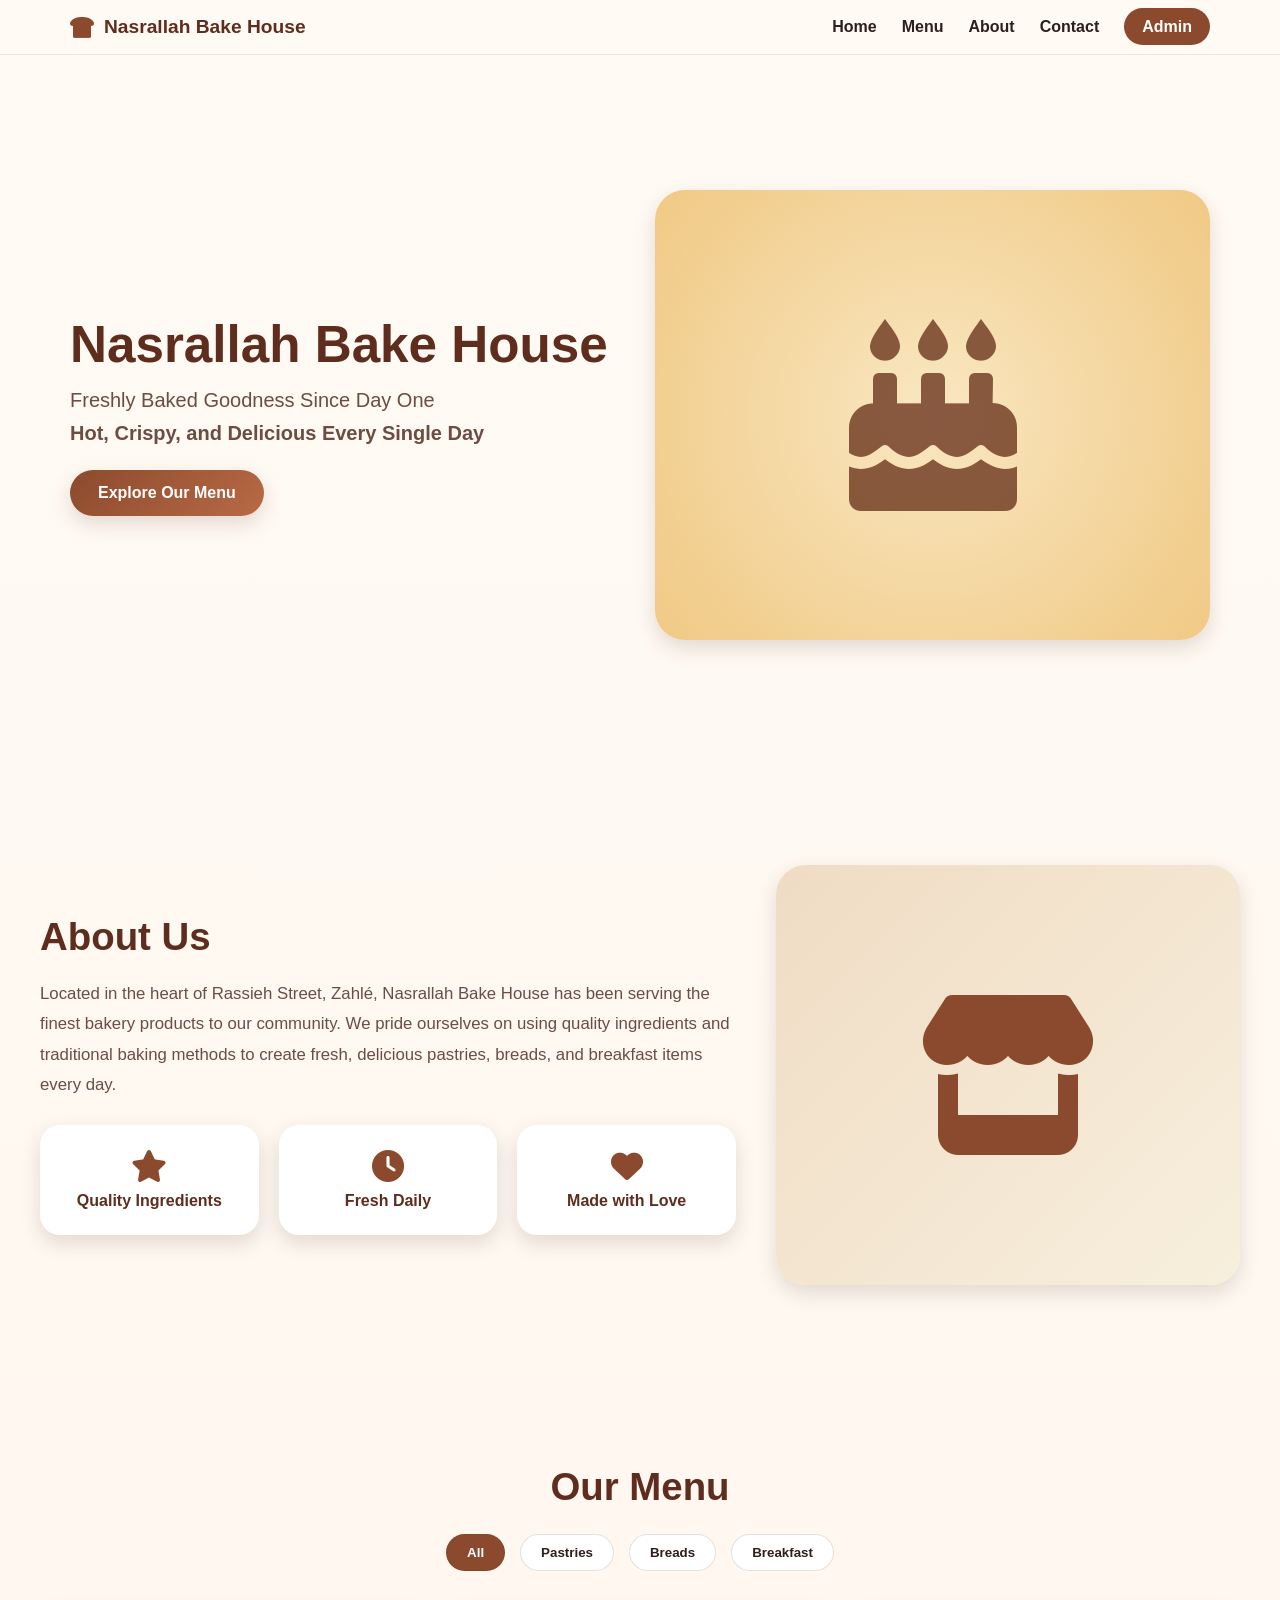
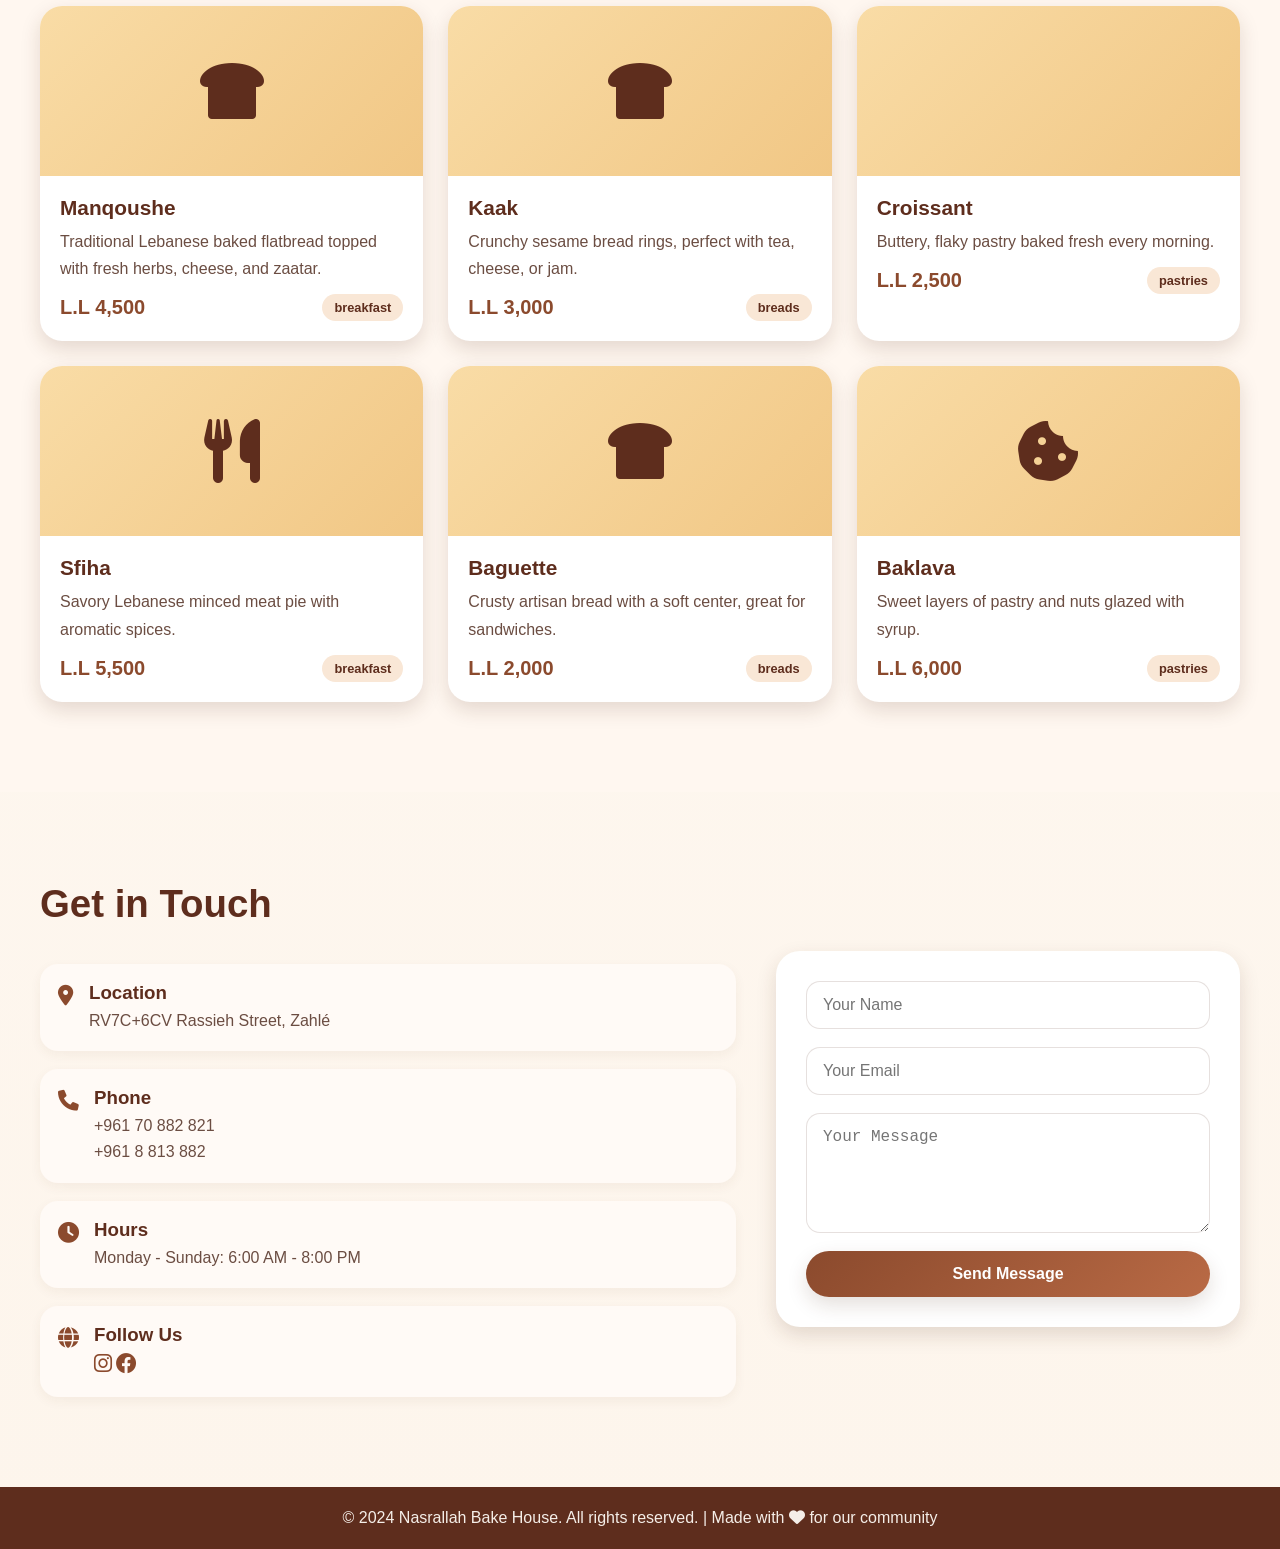
<file: index.html>
<!DOCTYPE html>
<html lang="en">
<head>
    <meta charset="UTF-8">
    <meta name="viewport" content="width=device-width, initial-scale=1.0">
    <title>Nasrallah Bake House - Premium Bakery in Zahlé</title>
    <link rel="stylesheet" href="styles.css">
    <link rel="stylesheet" href="https://cdnjs.cloudflare.com/ajax/libs/font-awesome/6.0.0/css/all.min.css">
</head>
<body>
    <!-- Navigation -->
    <nav class="navbar">
        <div class="nav-container">
            <div class="logo">
                <i class="fas fa-bread-slice"></i>
                <span>Nasrallah Bake House</span>
            </div>
            <ul class="nav-menu">
                <li><a href="#home">Home</a></li>
                <li><a href="#menu">Menu</a></li>
                <li><a href="#about">About</a></li>
                <li><a href="#contact">Contact</a></li>
                <li><a href="admin.html" class="admin-btn">Admin</a></li>
            </ul>
            <div class="hamburger">
                <span></span>
                <span></span>
                <span></span>
            </div>
        </div>
    </nav>

    <!-- Hero Section -->
    <section id="home" class="hero">
        <div class="hero-content">
            <h1>Nasrallah Bake House</h1>
            <p>Freshly Baked Goodness Since Day One</p>
            <p class="tagline">Hot, Crispy, and Delicious Every Single Day</p>
            <button class="cta-btn" onclick="document.getElementById('menu').scrollIntoView({behavior: 'smooth'})">
                Explore Our Menu
            </button>
        </div>
        <div class="hero-image">
            <i class="fas fa-cake-candles"></i>
        </div>
    </section>

    <!-- About Section -->
    <section id="about" class="about">
        <div class="about-container">
            <div class="about-text">
                <h2>About Us</h2>
                <p>Located in the heart of Rassieh Street, Zahlé, Nasrallah Bake House has been serving the finest bakery products to our community. We pride ourselves on using quality ingredients and traditional baking methods to create fresh, delicious pastries, breads, and breakfast items every day.</p>
                <div class="about-features">
                    <div class="feature">
                        <i class="fas fa-star"></i>
                        <h3>Quality Ingredients</h3>
                    </div>
                    <div class="feature">
                        <i class="fas fa-clock"></i>
                        <h3>Fresh Daily</h3>
                    </div>
                    <div class="feature">
                        <i class="fas fa-heart"></i>
                        <h3>Made with Love</h3>
                    </div>
                </div>
            </div>
            <div class="about-image">
                <i class="fas fa-store"></i>
            </div>
        </div>
    </section>

    <!-- Menu Section -->
    <section id="menu" class="menu">
        <h2>Our Menu</h2>
        <div class="menu-filters">
            <button class="filter-btn active" onclick="filterMenu('all')">All</button>
            <button class="filter-btn" onclick="filterMenu('pastries')">Pastries</button>
            <button class="filter-btn" onclick="filterMenu('breads')">Breads</button>
            <button class="filter-btn" onclick="filterMenu('breakfast')">Breakfast</button>
        </div>
        <div class="menu-grid" id="menuGrid">
            <!-- Menu items will be loaded from JavaScript -->
        </div>
    </section>

    <!-- Contact Section -->
    <section id="contact" class="contact">
        <div class="contact-container">
            <div class="contact-info">
                <h2>Get in Touch</h2>
                <div class="info-item">
                    <i class="fas fa-map-marker-alt"></i>
                    <div>
                        <h3>Location</h3>
                        <p>RV7C+6CV Rassieh Street, Zahlé</p>
                    </div>
                </div>
                <div class="info-item">
                    <i class="fas fa-phone"></i>
                    <div>
                        <h3>Phone</h3>
                        <p><a href="tel:+96170882821">+961 70 882 821</a></p>
                        <p><a href="tel:+96108813882">+961 8 813 882</a></p>
                    </div>
                </div>
                <div class="info-item">
                    <i class="fas fa-clock"></i>
                    <div>
                        <h3>Hours</h3>
                        <p>Monday - Sunday: 6:00 AM - 8:00 PM</p>
                    </div>
                </div>
                <div class="info-item">
                    <i class="fas fa-globe"></i>
                    <div>
                        <h3>Follow Us</h3>
                        <p>
                            <a href="https://instagram.com/nasrallahbakehouse" target="_blank"><i class="fab fa-instagram"></i></a>
                            <a href="#" target="_blank"><i class="fab fa-facebook"></i></a>
                        </p>
                    </div>
                </div>
            </div>
            <form class="contact-form" id="contactForm">
                <input type="text" placeholder="Your Name" required>
                <input type="email" placeholder="Your Email" required>
                <textarea placeholder="Your Message" rows="5" required></textarea>
                <button type="submit" class="submit-btn">Send Message</button>
            </form>
        </div>
    </section>

    <!-- Footer -->
    <footer class="footer">
        <p>&copy; 2024 Nasrallah Bake House. All rights reserved. | Made with <i class="fas fa-heart"></i> for our community</p>
    </footer>

    <script src="script.js"></script>
</body>
</html>
</file>
<file: styles.css>
* {
    margin: 0;
    padding: 0;
    box-sizing: border-box;
}

:root {
    --primary: #8b4a2d;
    --primary-dark: #5e2d1d;
    --secondary: #f4d5a7;
    --accent: #f6efe6;
    --text: #2d1f1a;
    --muted: #6b4d42;
    --white: #ffffff;
    --shadow: 0 8px 20px rgba(71, 40, 22, 0.15);
}

html {
    scroll-behavior: smooth;
}

body {
    font-family: Arial, sans-serif;
    background: linear-gradient(180deg, #fffaf4 0%, #fdf5ec 100%);
    color: var(--text);
}

a {
    text-decoration: none;
    color: inherit;
}

img {
    max-width: 100%;
}

.navbar {
    position: sticky;
    top: 0;
    z-index: 1000;
    background: rgba(255, 250, 244, 0.95);
    backdrop-filter: blur(8px);
    border-bottom: 1px solid rgba(80, 45, 31, 0.1);
}

.nav-container {
    max-width: 1200px;
    margin: 0 auto;
    display: flex;
    justify-content: space-between;
    align-items: center;
    padding: 15px 30px;
}

.logo {
    display: flex;
    align-items: center;
    gap: 10px;
    font-weight: 700;
    color: var(--primary-dark);
    font-size: 1.2rem;
}

.logo i {
    font-size: 1.5rem;
    color: var(--primary);
}

.nav-menu {
    list-style: none;
    display: flex;
    align-items: center;
    gap: 25px;
}

.nav-menu a {
    color: var(--text);
    font-weight: 600;
    transition: all 0.3s ease;
}

.nav-menu a:hover {
    color: var(--primary);
}

.admin-btn {
    background: var(--primary);
    color: var(--white) !important;
    padding: 10px 18px;
    border-radius: 30px;
}

.hamburger {
    display: none;
    flex-direction: column;
    gap: 5px;
    cursor: pointer;
}

.hamburger span {
    width: 25px;
    height: 3px;
    border-radius: 3px;
    background: var(--primary-dark);
}

.hero {
    max-width: 1200px;
    margin: 0 auto;
    min-height: 80vh;
    display: flex;
    align-items: center;
    justify-content: space-between;
    padding: 60px 30px;
    gap: 30px;
}

.hero-content {
    flex: 1;
}

.hero-content h1 {
    font-size: clamp(2.5rem, 4vw, 5rem);
    color: var(--primary-dark);
    margin-bottom: 15px;
}

.hero-content p {
    font-size: 1.25rem;
    color: var(--muted);
    margin-bottom: 10px;
}

.tagline {
    margin-bottom: 25px !important;
    font-weight: 600;
}

.cta-btn, .submit-btn {
    border: none;
    background: linear-gradient(135deg, var(--primary), #b96a45);
    color: var(--white);
    padding: 14px 28px;
    border-radius: 50px;
    cursor: pointer;
    font-weight: 700;
    font-size: 1rem;
    box-shadow: var(--shadow);
    transition: transform 0.3s ease;
}

.cta-btn:hover, .submit-btn:hover {
    transform: translateY(-2px);
}

.hero-image {
    flex: 1;
    display: flex;
    align-items: center;
    justify-content: center;
    background: radial-gradient(circle, #f9e7c2 0%, #f5d9a5 45%, #f0c984 100%);
    border-radius: 30px;
    min-height: 450px;
    box-shadow: var(--shadow);
}

.hero-image i {
    font-size: 12rem;
    color: rgba(107, 54, 31, 0.8);
}

.about, .menu, .contact {
    padding: 90px 30px;
}

.about-container, .contact-container {
    max-width: 1200px;
    margin: 0 auto;
    display: grid;
    grid-template-columns: 1.2fr 0.8fr;
    gap: 40px;
    align-items: center;
}

.about-text h2, .menu h2, .contact-info h2 {
    font-size: clamp(2rem, 3vw, 3rem);
    margin-bottom: 20px;
    color: var(--primary-dark);
}

.about-text p {
    color: var(--muted);
    font-size: 1.05rem;
    line-height: 1.8;
}

.about-features {
    display: grid;
    grid-template-columns: repeat(3, 1fr);
    gap: 20px;
    margin-top: 25px;
}

.feature {
    background: var(--white);
    border-radius: 20px;
    padding: 25px 15px;
    text-align: center;
    box-shadow: var(--shadow);
}

.feature i {
    font-size: 2rem;
    color: var(--primary);
    margin-bottom: 10px;
}

.feature h3 {
    font-size: 1rem;
    color: var(--primary-dark);
}

.about-image {
    display: flex;
    align-items: center;
    justify-content: center;
    min-height: 420px;
    background: linear-gradient(135deg, #f0dcc4, #f7efdd);
    border-radius: 30px;
    box-shadow: var(--shadow);
}

.about-image i {
    font-size: 10rem;
    color: var(--primary);
}

.menu {
    background: #fff7f0;
}

.menu h2 {
    text-align: center;
    margin-bottom: 25px;
}

.menu-filters {
    max-width: 1200px;
    margin: 0 auto 35px;
    display: flex;
    justify-content: center;
    gap: 15px;
    flex-wrap: wrap;
}

.filter-btn {
    border: 1px solid rgba(88, 51, 34, 0.15);
    background: var(--white);
    color: var(--text);
    padding: 10px 20px;
    border-radius: 30px;
    font-weight: 700;
    cursor: pointer;
    transition: all 0.3s ease;
}

.filter-btn.active, .filter-btn:hover {
    background: var(--primary);
    color: var(--white);
}

.menu-grid {
    max-width: 1200px;
    margin: 0 auto;
    display: grid;
    grid-template-columns: repeat(3, minmax(260px, 1fr));
    gap: 25px;
}

.menu-item {
    background: var(--white);
    border-radius: 22px;
    overflow: hidden;
    box-shadow: var(--shadow);
    transition: transform 0.3s ease;
}

.menu-item:hover {
    transform: translateY(-5px);
}

.menu-item-icon {
    height: 170px;
    display: flex;
    align-items: center;
    justify-content: center;
    font-size: 4rem;
    background: linear-gradient(135deg, #f9dca6, #f1c785);
    color: var(--primary-dark);
}

.menu-item-content {
    padding: 20px;
}

.menu-item-content h3 {
    font-size: 1.3rem;
    margin-bottom: 8px;
    color: var(--primary-dark);
}

.menu-item-content p {
    color: var(--muted);
    line-height: 1.7;
    margin-bottom: 12px;
}

.item-meta {
    display: flex;
    justify-content: space-between;
    align-items: center;
}

.item-price {
    font-size: 1.25rem;
    font-weight: 700;
    color: var(--primary);
}

.item-tag {
    display: inline-flex;
    align-items: center;
    background: #f9e7d6;
    color: var(--primary-dark);
    padding: 6px 12px;
    border-radius: 20px;
    font-size: 0.8rem;
    font-weight: 700;
}

.contact-info {
    display: flex;
    flex-direction: column;
    gap: 18px;
}

.info-item {
    display: flex;
    align-items: flex-start;
    gap: 15px;
    background: #fffaf6;
    padding: 18px;
    border-radius: 18px;
    box-shadow: 0 4px 12px rgba(97, 61, 39, 0.06);
}

.info-item i {
    color: var(--primary);
    font-size: 1.3rem;
    margin-top: 4px;
}

.info-item h3 {
    color: var(--primary-dark);
    margin-bottom: 4px;
}

.info-item p {
    color: var(--muted);
    line-height: 1.6;
}

.contact-form {
    background: var(--white);
    border-radius: 24px;
    padding: 30px;
    box-shadow: var(--shadow);
    display: flex;
    flex-direction: column;
    gap: 18px;
}

.contact-form input,
.contact-form textarea {
    width: 100%;
    border: 1px solid rgba(88, 51, 34, 0.15);
    border-radius: 14px;
    padding: 14px 16px;
    font-size: 1rem;
    outline: none;
    transition: border-color 0.3s ease;
}

.contact-form input:focus,
.contact-form textarea:focus {
    border-color: var(--primary);
}

.footer {
    background: var(--primary-dark);
    color: #f5eee8;
    text-align: center;
    padding: 22px 20px;
}

@media (max-width: 900px) {
    .hero, .about-container, .contact-container {
        grid-template-columns: 1fr;
        display: grid;
    }

    .hero {
        padding-top: 30px;
    }

    .menu-grid {
        grid-template-columns: repeat(2, minmax(240px, 1fr));
    }
}

@media (max-width: 700px) {
    .hamburger {
        display: flex;
    }

    .nav-menu {
        position: absolute;
        top: 70px;
        left: 0;
        right: 0;
        background: rgba(255, 250, 244, 0.98);
        flex-direction: column;
        padding: 20px;
        box-shadow: var(--shadow);
        display: none;
    }

    .nav-menu.active {
        display: flex;
    }

    .about-features,
    .menu-grid {
        grid-template-columns: 1fr;
    }

    .hero-image i {
        font-size: 8rem;
    }
}
</file>
